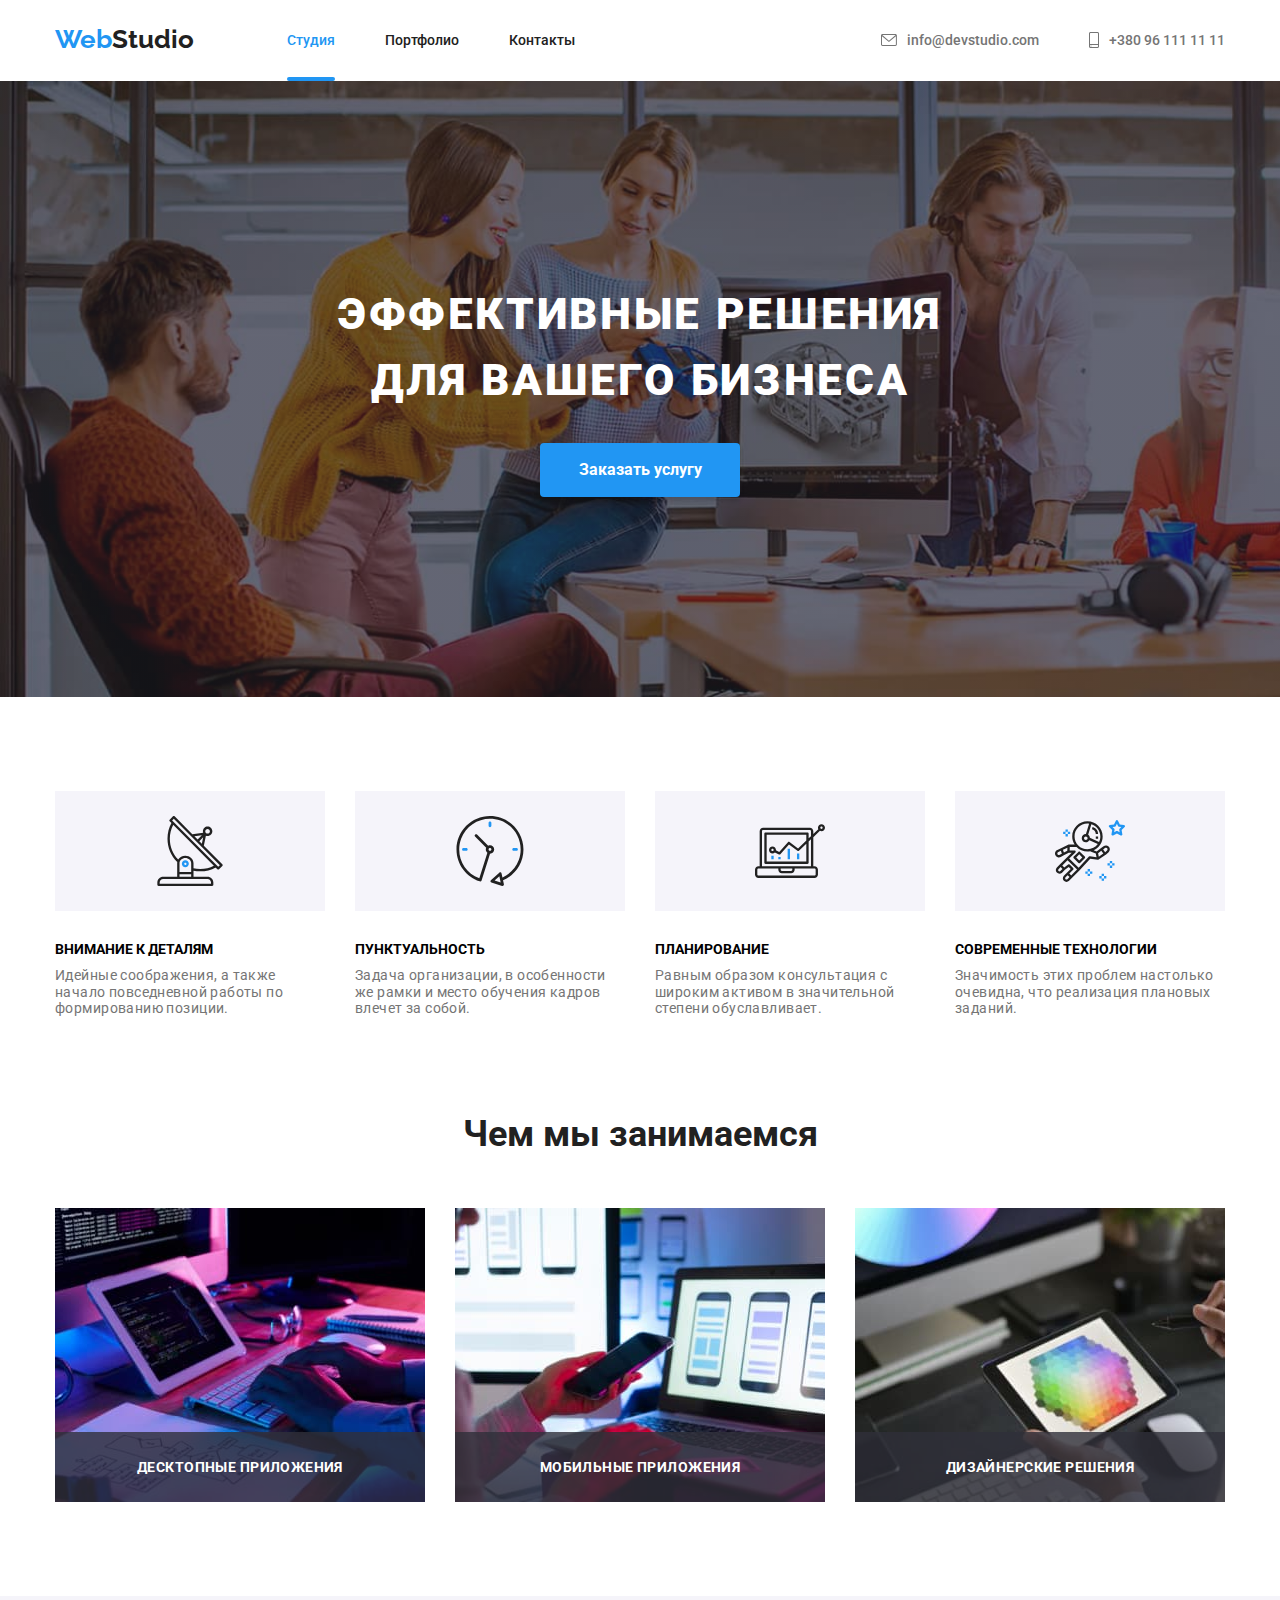
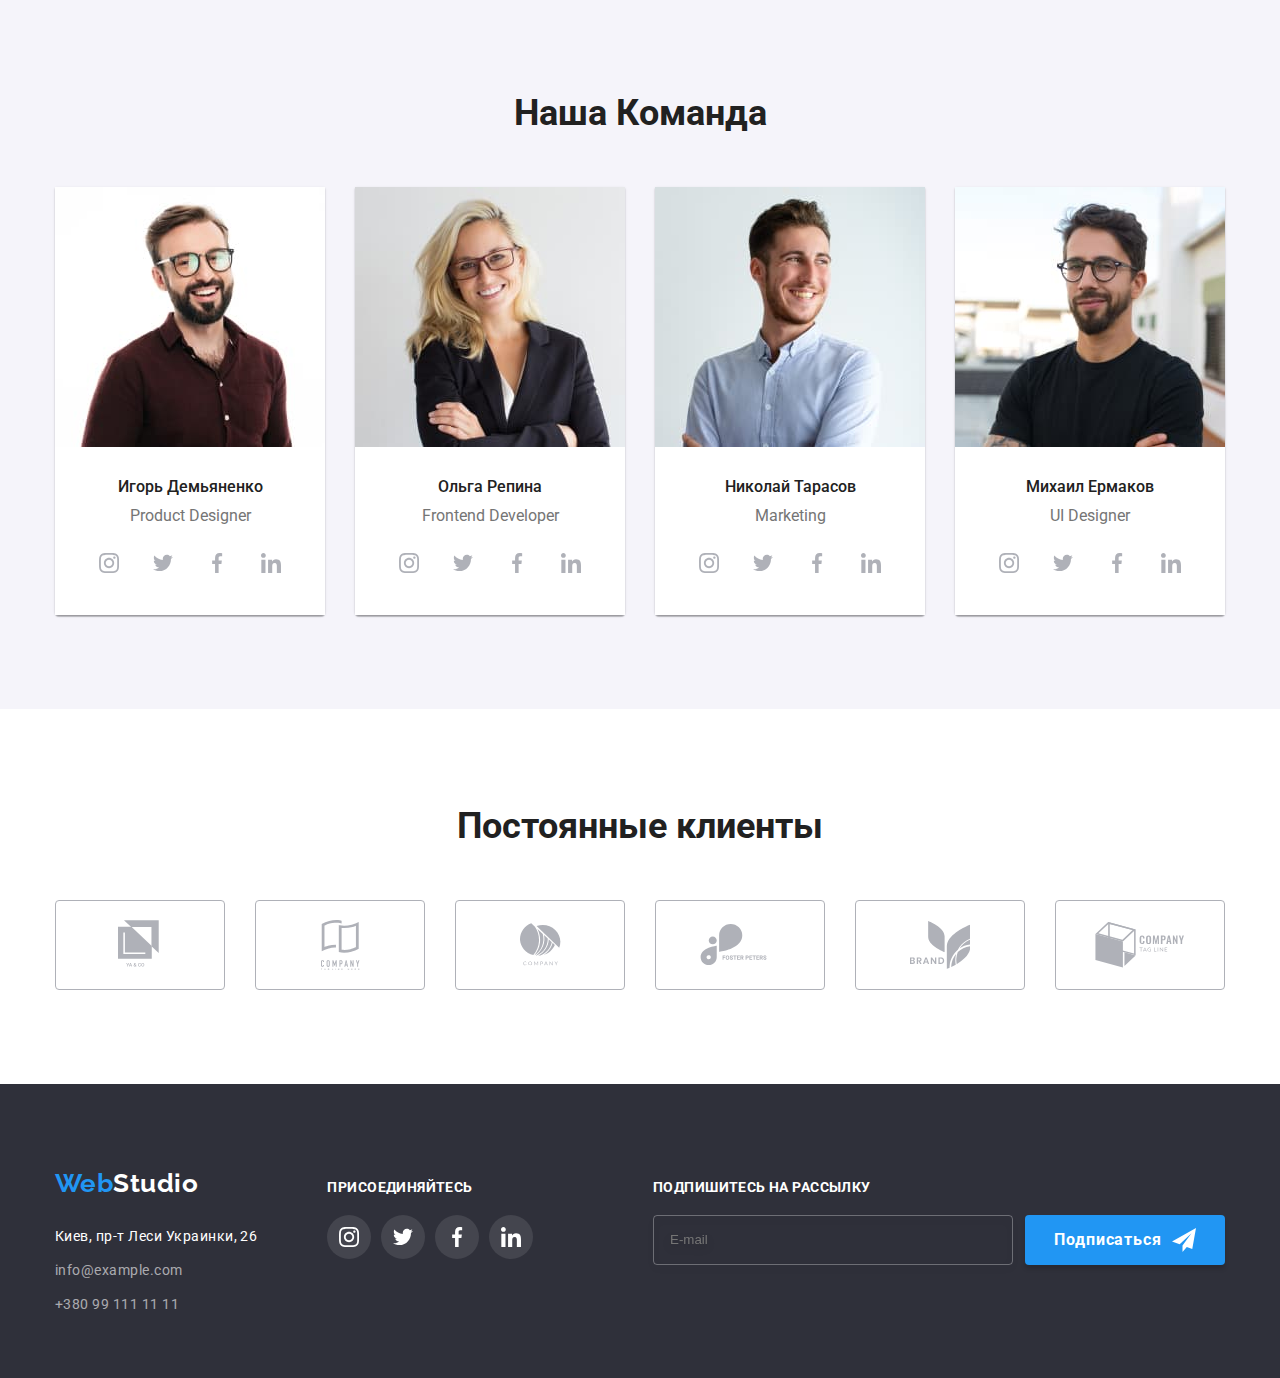
<file: index.html>
<!DOCTYPE html>
<html lang="ru">    

<head>
    <meta charset="UTF-8" />
    <meta name="description" content="bussiness" />
    <title>Эффективные решения для вашего бизнеса</title>
    <link
        href="https://fonts.googleapis.com/css2?family=Raleway:wght@700&family=Roboto:wght@400;500;700;900&display=swap"
        rel="stylesheet">
    <link href="https://cdnjs.cloudflare.com/ajax/libs/modern-normalize/1.0.0/modern-normalize.css">
    <link rel="stylesheet" href="css/main.css"/>
</head>

<body>
    <!-- Шапка страницы-->
    <header class="page-header">
        <div class="container">
            <nav class="navigation">
                <a href="./index.html" class="logo">Web<span class="logo__themelabel">Studio</span></a>
                <ul class="navigation__list">
                    <li class="navigation__item">
                        <a href="./index.html" class="navigation__link navigation__link--accent">Студия</a>
                    </li>
                    <li class="navigation__item">
                        <a href="./portfolio.html" class="navigation__link">Портфолио</a>
                    </li>
                    <li class="navigation__item">
                        <a href="/" class="navigation__link">Контакты</a>
                    </li>
                </ul>
            </nav>
            <ul class="contact">
                <li class="contact__item"><a href="maito:info@devstudio.com" class="contact__link">
                        <svg class="contact__icon" width="16" height="12">
                            <use href="./img/symbol-defs.svg#ienvelope"></use>
                        </svg>info@devstudio.com</a>
                </li>
                <li class="contact__item"><a href="tell:+380961111111" class="contact__link">
                        <svg class="contact__icon" width="10" height="16">
                            <use href="./img/symbol-defs.svg#smartphone"></use>
                        </svg>+380 96 111 11 11</a>
                </li>
            </ul>
        </div>
    </header>



    <!-- HERO -->
    <main>
        <section class="hero">
            <div class="container">
                <h1 class="hero__title">Эффективные решения</br>
                    для вашего бизнеса</br>
                </h1>
                <button class="hero__button" type="button" data-modal-open>Заказать услугу</button>
                <div class="backdrop is-hidden" data-modal>
                    <div class="modal">
                        <form class="modal__form">
                            <h2 class="modal__title">Оставьте свои данные, мы вам перезвоним</h2>
                            <div role="group" class="wrapper">
                                <label for="name">Имя</label>
                                <input type="text" name="name" id="name" class="modal__input">
                                <svg class="modal__icon">
                                    <use href="./img/symbol-defs.svg#personfirst"></use>
                                </svg>
                            </div>
                            <div role="group" class="wrapper">
                                <label for="tel">Телефон</label>
                                <input type="tel" name="tel" id="tel" class="modal__input">
                                <svg class="modal__icon">
                                    <use href="./img/symbol-defs.svg#telefon"></use>
                                </svg>
                            </div>
                            <div role="group" class="wrapper">
                                <label for="mail">Почта</label>
                                <input type="email" name="mail" id="mail" class="modal__input">
                                <svg class="modal__icon">
                                    <use href="./img/symbol-defs.svg#mailsecond"></use>
                                </svg>
                            </div>
                            <div role="group" class="wrapper wrapper--biggest">
                                <label for="comment">Комментарий</label>
                                <textarea name="comment" id="comment" cols="30" rows="10" placeholder="Введите текст"
                                    class="modal__textarea"></textarea>
                            </div>
                            <div role="group" class="wrapper--accept">
                                <label class="modal__label">
                                    <input type="checkbox" name="accept" class="modal__accept--input">
                                    <span class="modal__figure"></span>Соглашаюсь с рассылкой и принимаю <a href="/"
                                        class="modal__link--accept">Условия договора</a></label>
                            </div>
                            <button class="modal__close" type="button" data-modal-close>&#10006;</button>
                            <button type="submit" class="modal__submit">Отправить</button>
                        </form>
                    </div>
                </div>
            </div>
        </section>

        <!-- ABOUT  -->
        <section class="about">
            <div class="container">
                <h2 class="visually-hidden">Skills</h2>
                <ul class="about__list">
                    <li class="about__item">
                        <div class="about__icon--container">
                            <svg class="about__icon">
                                <use href="./img/symbol-defs.svg#iantenna"></use>
                            </svg>
                        </div>
                        <h3 class="about__subtitle">Внимание к деталям</h3>
                        <p class="about__text">Идейные соображения, а также начало повседневной работы по формированию
                            позиции.</p>
                    </li>
                    <li class="about__item">
                        <div class="about__icon--container">
                            <svg class="about__icon">
                                <use href="./img/symbol-defs.svg#iclock"></use>
                            </svg>
                        </div>
                        <h3 class="about__subtitle">Пунктуальность</h3>
                        <p class="about__text">Задача организации, в особенности же рамки и место обучения кадров
                            влечет за собой.</p>
                    </li>
                    <li class="about__item">
                        <div class="about__icon--container">
                            <svg class="about__icon">
                                <use href="./img/symbol-defs.svg#idiagram"></use>
                            </svg>
                        </div>
                        <h3 class="about__subtitle">Планирование</h3>
                        <p class="about__text">Равным образом консультация с широким активом в значительной степени
                            обуславливает.</p>
                    </li>
                    <li class="about__item">
                        <div class="about__icon--container">
                            <svg class="about__icon">
                                <use href="./img/symbol-defs.svg#iastronaut"></use>
                            </svg>
                        </div>
                        <h3 class="about__subtitle">Современные технологии</h3>
                        <p class="about__text">Значимость этих проблем настолько очевидна, что реализация плановых
                            заданий.</p>
                    </li>
                </ul>
            </div>
        </section>

        <!-- SERVICES -->
        <section class="services">
            <div class="container">
                <h2 class="title">Чем мы занимаемся</h2>
                <ul class="services__list">
                    <li class="services__item">
                        <img class="services__images" src="./img/img.jpg" alt="www" width="370" height="294">
                        <div class="services__text--position">
                            <p class="services__text">Десктопные приложения</p>
                        </div>
                    </li>
                    <li class="services__item">
                        <img class="services__images" src="./img/foto111.jpg" alt="wwz" width="370" height="294px">
                        <div class="services__text--position">
                            <p class="services__text">Мобильные приложения</p>
                        </div>
                    </li>
                    <li class="services__item">
                        <img class="services__images" src="./img/foto1.jpg" alt="wwn" width="370" height="294px">
                        <div class="services__text--position">
                            <p class="services__text">Дизайнерские решения</p>
                        </div>
                    </li>
                </ul>
            </div>
        </section>
        <!-- ADVANTAGES -->
        <section class="advantages">
            <div class="container">
                <h2 class="title">Наша Команда</h2>
                <ul class="advantages_list">
                    <li class="advantages__item">
                        <img class="advantages__images" src="./img/imgolga.jpg" alt="1" width="270">
                        <div class="advantages__wrapper--icon">
                            <h3 class="advantages__name">Игорь Демьяненко</h3>
                            <p lang="en" class="advantages__position">Product Designer</p>
                            <ul class="icon-list">
                                <li class="icon-list__item">
                                    <a class="icon-list__link icon-list__link--background" href="">
                                        <svg class="icon-list__icon advantages-icons-color">
                                            <use href="./img/symbol-defs.svg#instagram"></use>
                                        </svg>
                                    </a>
                                </li>
                                <li class="icon-list__item">
                                    <a class="icon-list__link icon-list__link--background" href="">
                                        <svg class="icon-list__icon advantages-icons-color">
                                            <use href="./img/symbol-defs.svg#twitter"></use>
                                        </svg>
                                    </a>
                                </li>
                                <li class="icon-list__item">
                                    <a class="icon-list__link icon-list__link--background" href="">
                                        <svg class="icon-list__icon advantages-icons-color">
                                            <use href="./img/symbol-defs.svg#ifacebook"></use>
                                        </svg>
                                    </a>
                                </li>
                                <li class="icon-list__item">
                                    <a class="icon-list__link icon-list__link--background" href="">
                                        <svg class="icon-list__icon advantages-icons-color">
                                            <use href="./img/symbol-defs.svg#linkedin"></use>
                                        </svg>
                                    </a>
                                </li>
                            </ul>
                        </div>
                    </li>
                    <li class="advantages__item">
                        <img class="advantages__images" src="./img/imgigor.jpg" alt="2" width="270">
                        <div class="advantages__wrapper--icon">
                            <h3 class="advantages__name">Ольга Репина</h3>
                            <p lang="en" class="advantages__position">Frontend Developer</p>
                            <ul class="icon-list">
                                <li class="icon-list__item">
                                    <a class="icon-list__link icon-list__link--background" href="">
                                        <svg class="icon-list__icon advantages-icons-color">
                                            <use href="./img/symbol-defs.svg#instagram"></use>
                                        </svg>
                                    </a>
                                </li>
                                <li class="icon-list__item">
                                    <a class="icon-list__link icon-list__link--background" href="">
                                        <svg class="icon-list__icon advantages-icons-color">
                                            <use href="./img/symbol-defs.svg#twitter"></use>
                                        </svg>
                                    </a>
                                </li>
                                <li class="icon-list__item">
                                    <a class="icon-list__link icon-list__link--background" href="">
                                        <svg class="icon-list__icon advantages-icons-color">
                                            <use href="./img/symbol-defs.svg#ifacebook"></use>
                                        </svg>
                                    </a>
                                </li>
                                <li class="icon-list__item">
                                    <a class="icon-list__link icon-list__link--background" href="">
                                        <svg class="icon-list__icon advantages-icons-color">
                                            <use href="./img/symbol-defs.svg#linkedin"></use>
                                        </svg>
                                    </a>
                                </li>
                            </ul>
                        </div>
                    </li>
                    <li class="advantages__item">
                        <img class="advantages__images" src="./img/imgNikolaj.jpg" alt="3" width="270">
                        <div class="advantages__wrapper--icon">
                            <h3 class="advantages__name">Николай Тарасов</h3>
                            <p lang="en" class="advantages__position">Marketing</p>
                        <ul class="icon-list">
                            <li class="icon-list__item">
                                <a class="icon-list__link icon-list__link--background" href="">
                                    <svg class="icon-list__icon advantages-icons-color">
                                        <use href="./img/symbol-defs.svg#instagram"></use>
                                    </svg>
                                </a>
                            </li>
                            <li class="icon-list__item">
                                <a class="icon-list__link icon-list__link--background" href="">
                                    <svg class="icon-list__icon advantages-icons-color">
                                        <use href="./img/symbol-defs.svg#twitter"></use>
                                    </svg>
                                </a>
                            </li>
                            <li class="icon-list__item">
                                <a class="icon-list__link icon-list__link--background" href="">
                                    <svg class="icon-list__icon advantages-icons-color">
                                        <use href="./img/symbol-defs.svg#ifacebook"></use>
                                    </svg>
                                </a>
                            </li>
                            <li class="icon-list__item">
                                <a class="icon-list__link icon-list__link--background" href="">
                                    <svg class="icon-list__icon advantages-icons-color">
                                        <use href="./img/symbol-defs.svg#linkedin"></use>
                                    </svg>
                                </a>
                            </li>
                        </ul>
                        </div>
                        </li>
                    <li class="advantages__item">
                        <img class="advantages__images" src="./img/imgMichal.jpg" alt="4" width="270">
                        <div class="advantages__wrapper--icon">
                            <h3 class="advantages__name">Михаил Ермаков</h3>
                            <p lang="en" class="advantages__position">UI Designer</p>
                            <ul class="icon-list">
                                <li class="icon-list__item">
                                    <a class="icon-list__link icon-list__link--background" href="">
                                        <svg class="icon-list__icon advantages-icons-color">
                                            <use href="./img/symbol-defs.svg#instagram"></use>
                                        </svg>
                                    </a>
                                </li>
                                <li class="icon-list__item">
                                    <a class="icon-list__link icon-list__link--background" href="">
                                        <svg class="icon-list__icon advantages-icons-color">
                                            <use href="./img/symbol-defs.svg#twitter"></use>
                                        </svg>
                                    </a>
                                </li>
                                <li class="icon-list__item">
                                    <a class="icon-list__link icon-list__link--background" href="">
                                        <svg class="icon-list__icon advantages-icons-color">
                                            <use href="./img/symbol-defs.svg#ifacebook"></use>
                                        </svg>
                                    </a>
                                </li>
                                <li class="icon-list__item">
                                    <a class="icon-list__link icon-list__link--background" href="">
                                        <svg class="icon-list__icon advantages-icons-color">
                                            <use href="./img/symbol-defs.svg#linkedin"></use>
                                        </svg>
                                    </a>
                                </li>
                            </ul>
                            </div>
                            </li>
                            </ul>
                    </li>
            </div>
            </ul>
            </div>
        </section>

        <!------- PARTNERS       -->

        <section class="partners">
            <div class="container">
                <h2 class="title">Постоянные клиенты</h2>
                <ul class="partners__list">
                    <li class="partners__item">
                        <a class="partners__link" href=""><svg class="partners__logo effect" width="45px" height="50px">
                                <use href="./img/symbol-defs.svg#logo1"></use>
                            </svg> </a>
                        </li>
                    <li class="partners__item">
                        <a class="partners__link" href="">
                            <svg class="partners__logo" width="45px" height="50px">
                                <use href="./img/symbol-defs.svg#logo2"></use>
                            </svg>
                        </a>
                    </li>
                    <li class="partners__item">
                        <a class="partners__link" href="">
                            <svg class="partners__logo" width="41px" height="43px">
                                <use href="./img/symbol-defs.svg#logo3"></use>
                            </svg>
                        </a>
                    </li>
                    <li class="partners__item">
                        <a class="partners__link" href="">
                            <svg class="partners__logo" width="80px" height="42px">
                                <use href="./img/symbol-defs.svg#logo4"></use>
                            </svg>
                        </a>
                    </li>
                    <li class="partners__item">
                        <a class="partners__link" href="">
                            <svg class="partners__logo" width="60px" height="48px">
                                <use href="./img/symbol-defs.svg#logo5"></use>
                            </svg>
                        </a>
                    </li>
                    <li class="partners__item">
                        <a class="partners__link" href="">
                            <svg class="partners__logo" width="90px" height="46px">
                                <use href="./img/symbol-defs.svg#logo6"></use>
                            </svg>
                        </a>
                    </li>
                </ul>

            </div>
        </section>
    </main>
    <!-- FOOTER -->
    <footer class="page-footer">
        <div class="container">
            <div class="container-adres">
                <address class="adres">
                    <a href="index.html" class="logo logo--footer">Web<span class="accent-footer">Studio</span></a>
                    <ul class="adres__list">
                        <li class="adres__item"><a href="https://goo.gl/maps/eN61j858Ek6bLMCC6" class="adres__city">Киев, пр-т
                                Леси Украинки, 26</a></li>
                        <li class="adres__item"><a href="mailto:info@example.com" class="adres__link">info@example.com</a></li>
                        <li class="adres__item"><a href="tell:+380991111111" class="adres__link">+380 99 111 11 11</a></li>
                    </ul>
                </address>
            </div>
            <div class="footer-icons">
                <h3 class="footer-subtitle">присоединяйтесь</h3>
                <ul class="icon-list">
                    <li class="icon-list__item">
                        <a class="icon-list__link" href="">
                            <svg class="advantages-icons">
                                <use href="./img/symbol-defs.svg#instagram"></use>
                            </svg>
                        </a>
                    </li>
                    <li class="icon-list__item">
                        <a class="icon-list__link" href="">
                            <svg class="advantages-icons">
                                <use href="./img/symbol-defs.svg#twitter"></use>
                            </svg>
                        </a>
                    </li>
                    <li class="icon-list__item">
                        <a class="icon-list__link" href="">
                            <svg class="advantages-icons">
                                <use href="./img/symbol-defs.svg#ifacebook"></use>
                            </svg>
                        </a>
                    </li>
                    <li class="icon-list__item">
                        <a class="icon-list__link" href="">
                            <svg class="advantages-icons">
                                <use href="./img/symbol-defs.svg#linkedin"></use>
                            </svg>
                        </a>
                    </li>
                </ul>
            </div>
            <div class="footer-form">
                <h3 class="footer-subtitle">Подпишитесь на рассылку</h3>
                <form class="footer-form__container">
                    <input type="email" placeholder="E-mail" name="mail" class="footer-form__input">
                    <button type="submit" class="modal__submit">Подписаться <span class="footer-form__label">
                            <svg class="footer-form__icon">
                                <use href="./img/symbol-defs.svg#icon-send"></use>
                            </svg>
                        </span></button>
                </form>
            </div>
        </div>



    </footer>

    <script src="./js/modal.js"></script>


</body>

</html>
</file>
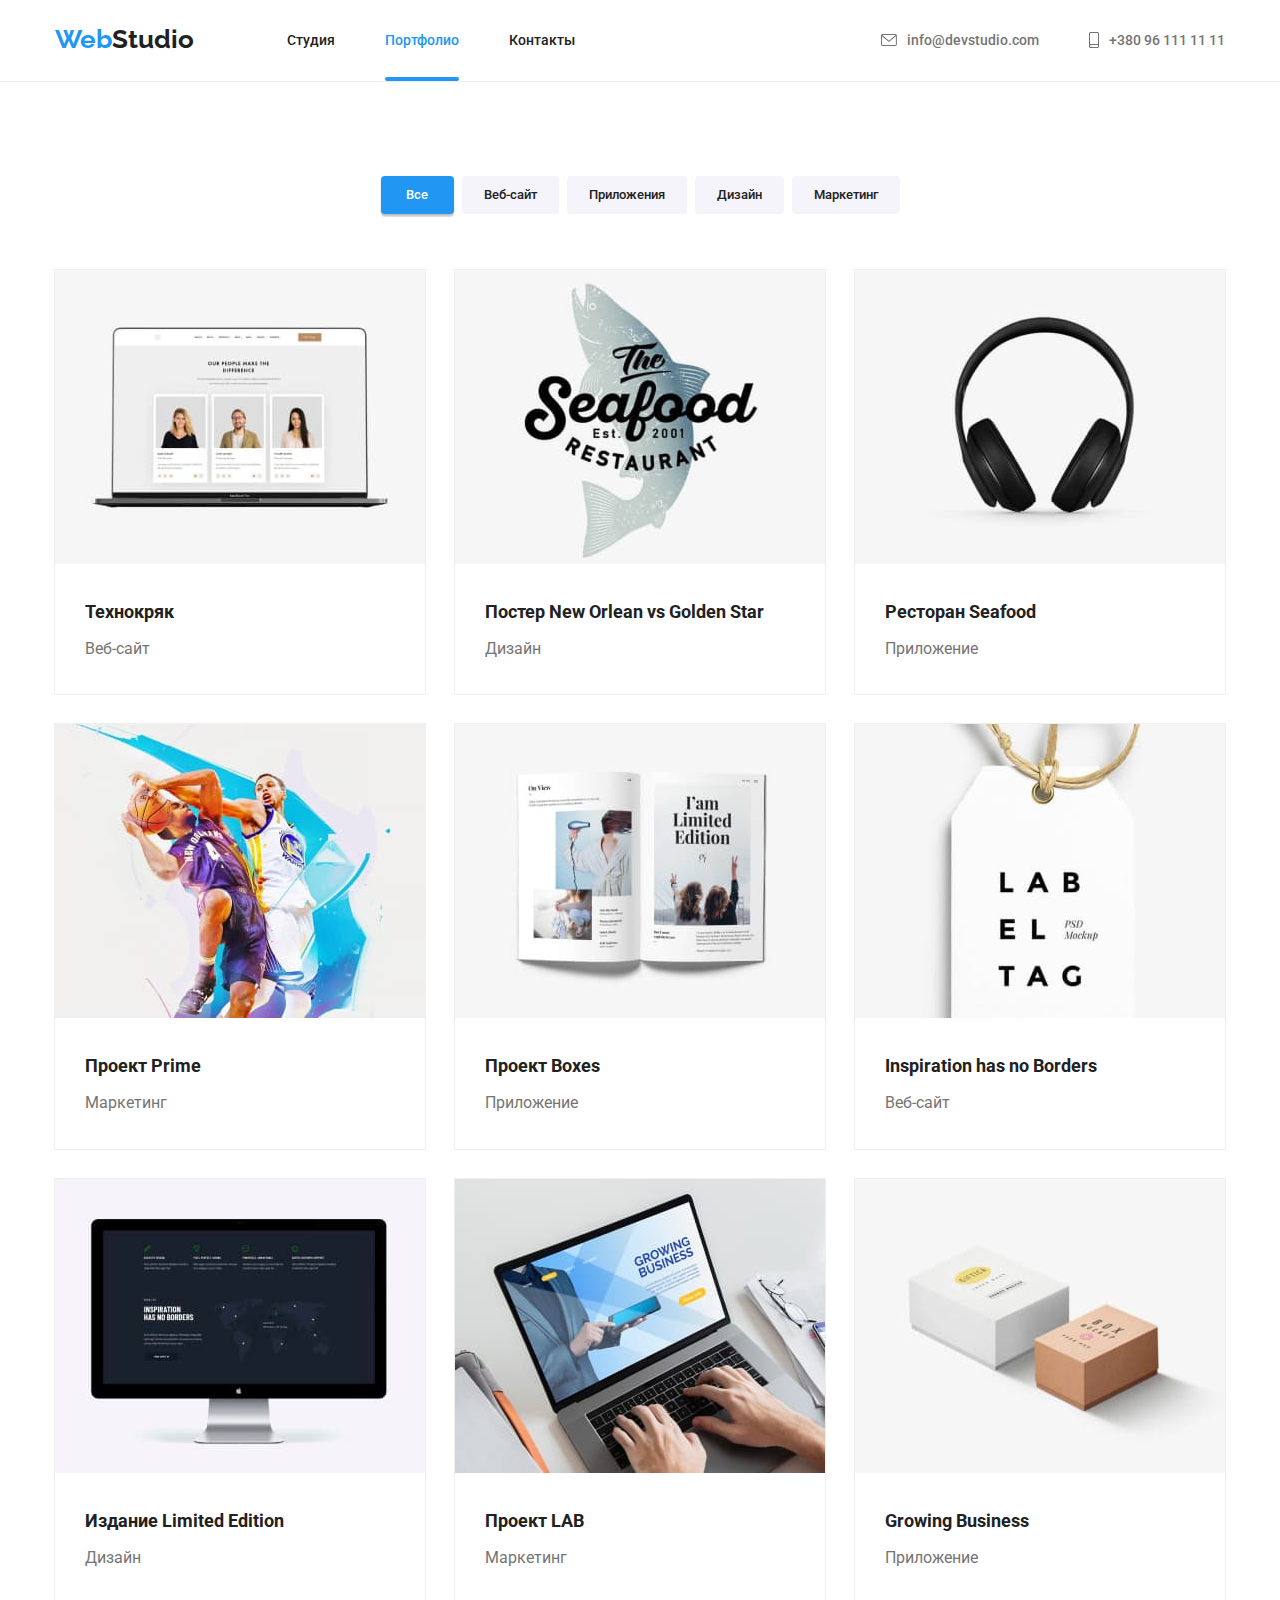
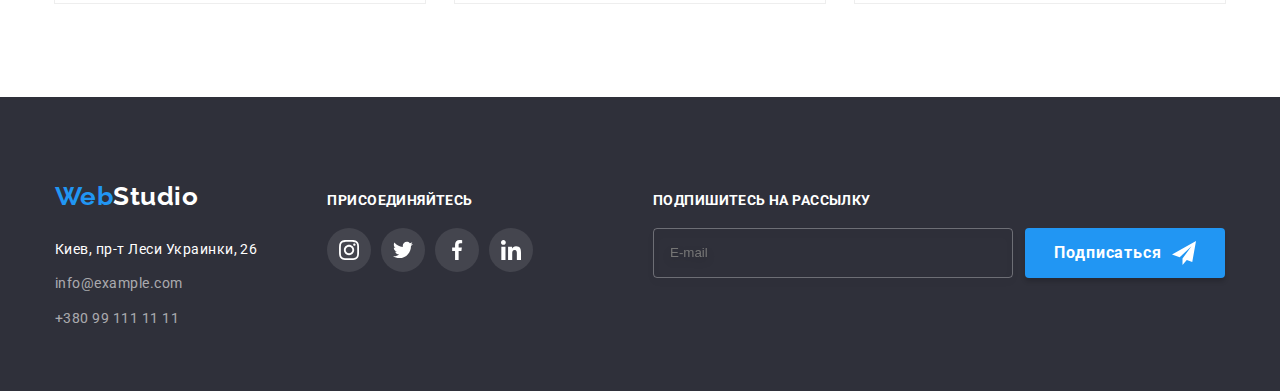
<file: portfolio.html>
<!DOCTYPE html>
<html lang="ru">

<head>
    <meta charset="UTF-8" />
    <meta name="description" content="bussiness" />
    <title>Эффективные решения для вашего бизнеса</title>
    <link
        href="https://fonts.googleapis.com/css2?family=Raleway:wght@700&family=Roboto:wght@400;500;700;900&display=swap"
        rel="stylesheet">
    <link href="https://cdnjs.cloudflare.com/ajax/libs/modern-normalize/1.0.0/modern-normalize.css">
    <link rel="stylesheet" href="css/portfolio.css" />
</head>

<body>
    <!-- Шапка страницы-->
    <header class="page-header">
        <div class="container">
            <nav class="navigation">
                <a href="./index.html" class="logo">Web<span class="logo__themelabel">Studio</span></a>
                <ul class="navigation__list">
                    <li class="navigation__item">
                        <a href="./index.html" class="navigation__link">Студия</a>
                    </li>
                    <li class="navigation__item">
                        <a href="./portfolio.html" class="navigation__link navigation__link--accent">Портфолио</a>
                    </li>
                    <li class="navigation__item">
                        <a href="/" class="navigation__link">Контакты</a>
                    </li>
                </ul>
            </nav>
            <ul class="contact">
                <li class="contact__item"><a href="maito:info@devstudio.com" class="contact__link">
                        <svg class="contact__icon" width="16" height="12">
                            <use href="./img/symbol-defs.svg#ienvelope"></use>
                        </svg>info@devstudio.com</a>
                </li>
                <li class="contact__item"><a href="tell:+380961111111" class="contact__link">
                        <svg class="contact__icon" width="10" height="16">
                            <use href="./img/symbol-defs.svg#smartphone"></use>
                        </svg>+380 96 111 11 11</a>
                </li>
            </ul>
        </div>
    </header>
<!-- ХИРО-->
<main>
    <section class="portfolio-selection">
        <div class="container">
            <h1 class="visually-hidden">portfolio</h1>
            <ul class="text-decoration bits">
                <li class="list-buttons">
                    <button type="button" class="modal-buttons active">Все</button>
                </li>
                <li class="list-buttons">
                    <button type="button" class="modal-buttons">Веб-сайт</button>
                </li>
                <li class="list-buttons">
                    <button type="button" class="modal-buttons">Приложения</button>
                </li>
                <li class="list-buttons">
                    <button type="button" class="modal-buttons"> Дизайн</button>
                </li>
                <li class="list-buttons">
                    <button type="button" class="modal-buttons">Маркетинг</button>
                </li>
            </ul>
            <h2 class="visually-hidden">картинки Портфолио</h2>
            <ul class="text-decoration portfolio-picture">
                <li class="link-group">
                    <a href="#" class="links">
                        <div class="portfolio-effect">
                            <img class="link-group-img" src="./images/techoryak.jpg" alt="techoryak" width="370"
                                height="294">
                            <p class="description-technoryak"> Технокряк это современная площадка распространения
                                коронавируса. Компании используют эту платформу для цифрового
                                шпионажа и атак на защищённые сервера конкурентов.</p>
                        </div>
                        <div class="advantages-container-carts">
                            <h3 class="title-img">Технокряк</h3>
                            <p class="text-img">Веб-сайт</p>
                        </div>
                    </a>
                </li>
                <li class="link-group">
                    <a href="#" class="links">
                        <div class="portfolio-effect">
                            <img class="link-group-img" src="./images/seafood.jpg" alt="seafood" width="370"
                                height="294">
                            <p class="description-technoryak"> Технокряк это современная площадка распространения
                                коронавируса. Компании используют
                                эту платформу для цифрового
                                шпионажа и атак на защищённые сервера конкурентов.</p>
                        </div>
                        <div class="advantages-container-carts">
                            <h3 class="title-img">Постер New Orlean vs Golden Star</h3>
                            <p class="text-img">Дизайн</p>
                        </div>
                    </a>
                </li>
                <li class="link-group">
                    <a href="#" class="links">
                        <div class="portfolio-effect">
                            <img class="link-group-img" src="./images/projekrPrime.jpg" alt="projekrprime" width="370"
                                height="294">
                            <p class="description-technoryak"> Технокряк это современная площадка распространения
                                коронавируса. Компании используют
                                эту платформу для цифрового шпионажа и атак на защищённые сервера конкурентов.</p>
                        </div>
                        <div class="advantages-container-carts">
                            <h3 class="title-img">Ресторан Seafood</h3>
                            <p class="text-img">Приложение</p>
                        </div>
                    </a>
                </li>
                <li class="link-group">
                    <a href="#" class="links">
                        <div class="portfolio-effect">
                            <img class="link-group-img" src="./images/NewOrlen.jpg" alt="neworlen" width="370"
                                height="294">
                            <p class="description-technoryak"> Технокряк это современная площадка распространения
                                коронавируса. Компании используют эту платформу для цифрового
                                шпионажа и атак на защищённые сервера конкурентов.</p>
                        </div>
                        <div class="advantages-container-carts">
                            <h3 class="title-img">Проект Prime</h3>
                            <p class="text-img">Маркетинг</p>
                        </div>
                    </a>
                </li>
                <li class="link-group">
                    <a href="#" class="links">
                        <div class="portfolio-effect">
                            <img class="link-group-img" src="./images/Limited.jpg" alt="limited" width="370"
                                height="294">
                            <p class="description-technoryak"> Технокряк это современная площадка распространения
                                коронавируса. Компании используют эту платформу для цифрового
                                шпионажа и атак на защищённые сервера конкурентов.</p>
                        </div>
                        <div class="advantages-container-carts">
                            <h3 class="title-img">Проект Boxes</h3>
                            <p class="text-img">Приложение</p>
                        </div>
                    </a>
                </li>
                <li class="link-group">
                    <a href="#" class="links">
                        <div class="portfolio-effect">
                            <img class="link-group-img" src="./images/LAB.jpg" alt="lab" width="370px" height="294">
                            <p class="description-technoryak"> Технокряк это современная площадка распространения
                                коронавируса. Компании используют эту платформу для цифрового
                                шпионажа и атак на защищённые сервера конкурентов.</p>
                        </div>
                        <div class="advantages-container-carts">
                            <h3 lang="en" class="title-img">Inspiration has no Borders</h3>
                            <p class="text-img">Веб-сайт</p>
                        </div>
                    </a>
                </li>
                <li class="link-group">
                    <a href="#" class="links">
                        <div class="portfolio-effect">
                            <img class="link-group-img" src="./images/Inspiration.jpg" alt="inspiration" width="370"
                                height="294">
                            <p class="description-technoryak"> Технокряк это современная площадка распространения
                                коронавируса. Компании используют
                                эту платформу для цифрового шпионажа и атак на защищённые сервера конкурентов.</p>
                        </div>
                        <div class="advantages-container-carts">
                            <h3 class="title-img">Издание Limited Edition</h3>
                            <p class="text-img">Дизайн</p>
                        </div>
                    </a>
                </li>
                <li class="link-group">
                    <a href="#" class="links">
                        <div class="portfolio-effect">
                            <img class="link-group-img" src="./images/GrowingBusiness.jpg" alt="growingbusiness"
                                width="370" height="294">
                            <p class="description-technoryak"> Технокряк это современная площадка распространения
                                коронавируса. Компании используют
                                эту платформу для цифрового
                                шпионажа и атак на защищённые сервера конкурентов.</p>
                        </div>
                        <div class="advantages-container-carts">
                            <h3 class="title-img">Проект LAB</h3>
                            <p class="text-img">Маркетинг</p>
                        </div>
                    </a>
                </li>
                <li class="link-group">
                    <a href="#" class="links">
                        <div class="portfolio-effect">
                            <img class="link-gro-img" src="./images/Boxes.jpg" alt="boxes" width="370" height="294">
                            <p class="description-technoryak"> Технокряк это современная площадка распространения
                                коронавируса. Компании используют
                                эту платформу для цифрового
                                шпионажа и атак на защищённые сервера конкурентов.</p>
                        </div>
                        <div class="advantages-container-carts">
                            <h3 lang="en" class="title-img">Growing Business</h3>
                            <p class="text-img">Приложение</p>
                        </div>
                    </a>
                </li>
            </ul>
        </div>
        </selection>
</main>

<!-- FOOTER -->
<footer class="page-footer">
    <div class="container">
        <div class="container-adres">
            <address class="adres">
                <a href="index.html" class="logo logo--footer">Web<span class="accent-footer">Studio</span></a>
                <ul class="adres__list">
                    <li class="adres__item"><a href="https://goo.gl/maps/eN61j858Ek6bLMCC6" class="adres__city">Киев,
                            пр-т
                            Леси Украинки, 26</a></li>
                    <li class="adres__item"><a href="mailto:info@example.com" class="adres__link">info@example.com</a>
                    </li>
                    <li class="adres__item"><a href="tell:+380991111111" class="adres__link">+380 99 111 11 11</a></li>
                </ul>
            </address>
        </div>
        <div class="footer-icons">
            <h3 class="footer-subtitle">присоединяйтесь</h3>
            <ul class="icon-list">
                <li class="icon-list__item">
                    <a class="icon-list__link" href="">
                        <svg class="advantages-icons">
                            <use href="./img/symbol-defs.svg#instagram"></use>
                        </svg>
                    </a>
                </li>
                <li class="icon-list__item">
                    <a class="icon-list__link" href="">
                        <svg class="advantages-icons">
                            <use href="./img/symbol-defs.svg#twitter"></use>
                        </svg>
                    </a>
                </li>
                <li class="icon-list__item">
                    <a class="icon-list__link" href="">
                        <svg class="advantages-icons">
                            <use href="./img/symbol-defs.svg#ifacebook"></use>
                        </svg>
                    </a>
                </li>
                <li class="icon-list__item">
                    <a class="icon-list__link" href="">
                        <svg class="advantages-icons">
                            <use href="./img/symbol-defs.svg#linkedin"></use>
                        </svg>
                    </a>
                </li>
            </ul>
        </div>
        <div class="footer-form">
            <h3 class="footer-subtitle">Подпишитесь на рассылку</h3>
            <form class="footer-form__container">
                <input type="email" placeholder="E-mail" name="mail" class="footer-form__input">
                <button type="submit" class="modal__submit">Подписаться <span class="footer-form__label">
                        <svg class="footer-form__icon">
                            <use href="./img/symbol-defs.svg#icon-send"></use>
                        </svg>
                    </span></button>
            </form>
        </div>
    </div>



</footer>

<script src="./js/modal.js"></script>


</body>

</html>
</file>
<file: css/main.css>
*,
::before,
::after {
  -webkit-box-sizing: border-box;
          box-sizing: border-box;
}

body {
  font-family: "Roboto", sans-serif;
  margin: 0;
}

a {
  text-decoration: none;
  cursor: pointer;
  font-style: normal;
}

ul {
  margin: 0;
  padding: 0;
  list-style: none;
}

p,
h1,
h2,
h3,
h4,
h5,
h6 {
  margin: 0;
  padding: 0;
}

img {
  display: block;
}

.container {
  width: 1200px;
  padding: 0 15px;
  margin: 0 auto;
  text-align: center;
}

.visually-hidden {
  position: absolute !important;
  clip: rect(1px 1px 1px 1px);
  /* IE6, IE7 */
  clip: rect(1px, 1px, 1px, 1px);
  padding: 0 !important;
  border: 0 !important;
  height: 1px !important;
  width: 1px !important;
  overflow: hidden;
}

.title {
  color: #212121;
  font-weight: 700;
  font-size: 36px;
  line-height: 1.3;
  text-align: center;
  margin-bottom: 50px;
}

.page-header {
  background-color: #ffffff;
}

.page-header .container {
  display: -webkit-box;
  display: -ms-flexbox;
  display: flex;
  -webkit-box-align: center;
      -ms-flex-align: center;
          align-items: center;
  -webkit-box-pack: center;
      -ms-flex-pack: center;
          justify-content: center;
}

.navigation {
  display: -webkit-box;
  display: -ms-flexbox;
  display: flex;
  -webkit-box-align: center;
      -ms-flex-align: center;
          align-items: center;
  -webkit-box-pack: center;
      -ms-flex-pack: center;
          justify-content: center;
}

.navigation__link {
  color: #212121;
  font-weight: 500;
  font-size: 14px;
  line-height: 1.2;
  padding-bottom: 32px;
  padding-top: 32px;
  display: block;
  -webkit-transition: color 250ms cubic-bezier(0.4, 0, 0.2, 1);
  transition: color 250ms cubic-bezier(0.4, 0, 0.2, 1);
}

.navigation__link:focus, .navigation__link:hover {
  color: #2196f3;
}

.contact__link {
  color: #757575;
  font-weight: 500;
  font-size: 14px;
  line-height: 1.2;
  padding-bottom: 32px;
  padding-top: 32px;
  display: -webkit-box;
  display: -ms-flexbox;
  display: flex;
  -webkit-box-align: center;
      -ms-flex-align: center;
          align-items: center;
  -webkit-box-pack: center;
      -ms-flex-pack: center;
          justify-content: center;
}

.contact__link:hover, .contact__link:focus {
  color: #2196f3;
}

.navigation__list {
  display: -webkit-box;
  display: -ms-flexbox;
  display: flex;
}

.navigation__item:not(:last-child),
.contact__item:not(:last-child) {
  margin-right: 50px;
}

.contact {
  margin-left: auto;
  display: -webkit-box;
  display: -ms-flexbox;
  display: flex;
  -webkit-box-align: center;
      -ms-flex-align: center;
          align-items: center;
}

.navigation__link--accent {
  color: #2196f3;
  position: relative;
}

.navigation__link--accent::after {
  content: "";
  display: block;
  position: absolute;
  bottom: 0;
  left: 0;
  width: 100%;
  height: 4px;
  background-color: #2196f3;
  border-radius: 2px;
}

.contact__icon {
  margin-right: 10px;
  fill: currentColor;
}

.logo {
  font-family: "Raleway", sans-serif;
  color: #2196f3;
  font-weight: 700;
  font-size: 26px;
  line-height: 1.2;
  margin-right: 93px;
  padding-top: 24px;
  padding-bottom: 25px;
}

.logo__themelabel {
  color: #212121;
}

.logo--footer {
  margin-right: 0;
  display: inline-block;
}

.icon-list__link {
  width: 100%;
  height: 100%;
  fill: #ffffff;
  display: -webkit-box;
  display: -ms-flexbox;
  display: flex;
  -webkit-box-pack: center;
      -ms-flex-pack: center;
          justify-content: center;
  background-color: rgba(255, 255, 255, 0.1);
  border-radius: 50%;
  -webkit-box-align: center;
      -ms-flex-align: center;
          align-items: center;
  -webkit-transition: background-color 250ms cubic-bezier(0.4, 0, 0.2, 1), color 250ms cubic-bezier(0.4, 0, 0.2, 1);
  transition: background-color 250ms cubic-bezier(0.4, 0, 0.2, 1), color 250ms cubic-bezier(0.4, 0, 0.2, 1);
}

.icon-list__link:hover, .icon-list__link:focus {
  background-color: #2196f3;
  color: #ffffff;
}

.icon-list__item {
  width: 44px;
  height: 44px;
}

.icon-list__item:not(:last-child) {
  margin-right: 10px;
}

.icon-list__icon,
.advantages-icons {
  width: 20px;
  height: 20px;
}

.advantages-icons-color {
  fill: currentColor;
}

.icon-list__link--background {
  color: #afb1b8;
}

.icon-list__link--background:hover, .icon-list__link--background:focus {
  color: #ffffff;
}

/* ============= HERO =========*/
.hero {
  background-color: #2f303a;
  text-align: center;
  padding-top: 200px;
  padding-bottom: 200px;
  background-image: -webkit-gradient(linear, left top, right top, from(rgba(47, 48, 58, 0.4)), to(rgba(47, 48, 58, 0.4))), url("../img/hero-img.jpg");
  background-image: linear-gradient(to right, rgba(47, 48, 58, 0.4), rgba(47, 48, 58, 0.4)), url("../img/hero-img.jpg");
  background-attachment: scroll;
  background-repeat: no-repeat;
  background-size: cover;
}

.hero__title {
  color: #ffffff;
  font-weight: 900;
  font-size: 44px;
  line-height: 1.5;
  letter-spacing: 0.06em;
  text-transform: uppercase;
  margin-bottom: 30px;
}

.hero__button {
  color: #ffffff;
  background-color: #2196f3;
  font-family: inherit;
  font-weight: 700;
  font-size: 16px;
  line-height: 1.87;
  cursor: pointer;
  border-radius: 4px;
  padding: 10px 32px;
  min-width: 200px;
  border-color: transparent;
  -webkit-box-shadow: 0px 4px 4px rgba(0, 0, 0, 0.15);
          box-shadow: 0px 4px 4px rgba(0, 0, 0, 0.15);
}

.about {
  padding-bottom: 94px;
  padding-top: 94px;
}

.about__list {
  display: -webkit-box;
  display: -ms-flexbox;
  display: flex;
  text-align: start;
}

.about__item {
  width: 270px;
}

.about__item:not(:last-child) {
  margin-right: 30px;
}

.about__subtitle {
  font-weight: 700;
  font-size: 14px;
  line-height: 16px;
  margin-bottom: 10px;
  text-transform: uppercase;
}

.about__text {
  color: #757575;
  font-size: 14px;
  line-height: 1.2;
  font-weight: 400;
  letter-spacing: 0.03em;
  width: 100%;
}

.about__icon--container {
  background-color: #f5f4fa;
  display: inline-block;
  width: 100%;
  height: 120px;
  display: -webkit-box;
  display: -ms-flexbox;
  display: flex;
  -webkit-box-pack: center;
      -ms-flex-pack: center;
          justify-content: center;
  -webkit-box-align: center;
      -ms-flex-align: center;
          align-items: center;
  margin-bottom: 30px;
}

.about__icon {
  height: 70px;
  width: 70px;
}

.services {
  padding-bottom: 94px;
}

.services__item {
  margin: 15px;
  position: relative;
}

.services__list {
  display: -webkit-box;
  display: -ms-flexbox;
  display: flex;
  margin: -15px;
}

.services__images {
  max-width: 100%;
}

.services__text {
  font-weight: 700;
  font-size: 14px;
  line-height: 1.143;
  letter-spacing: 0.03em;
  text-transform: uppercase;
  margin: 0;
  color: #ffffff;
}

.services__text--position {
  position: absolute;
  bottom: 0;
  left: 0;
  background-color: rgba(47, 48, 58, 0.8);
  width: 100%;
  height: 70px;
  display: -webkit-box;
  display: -ms-flexbox;
  display: flex;
  -webkit-box-align: center;
      -ms-flex-align: center;
          align-items: center;
  -webkit-box-pack: center;
      -ms-flex-pack: center;
          justify-content: center;
}

.advantages {
  background-color: #f5f4fa;
  padding-top: 94px;
  padding-bottom: 94px;
}

.advantages__name {
  color: #212121;
  font-weight: 500;
  font-size: 16px;
  line-height: 1.2;
  margin-bottom: 10px;
}

.advantages_list {
  display: -webkit-box;
  display: -ms-flexbox;
  display: flex;
}

.advantages__item {
  border-radius: 0px 0px 4px 4px;
  -webkit-box-shadow: 0px 1px 3px rgba(0, 0, 0, 0.12), 0px 1px 1px rgba(0, 0, 0, 0.14), 0px 2px 1px rgba(0, 0, 0, 0.2);
          box-shadow: 0px 1px 3px rgba(0, 0, 0, 0.12), 0px 1px 1px rgba(0, 0, 0, 0.14), 0px 2px 1px rgba(0, 0, 0, 0.2);
}

.advantages__item:not(:last-child) {
  margin-right: 30px;
}

.advantages__images {
  max-width: 100%;
}

.advantages__position {
  color: #757575;
  font-weight: 400;
  font-size: 16px;
  line-height: 1.2;
  margin-bottom: 16px;
}

.advantages__wrapper--icon {
  padding: 30px 30px;
  background-color: #ffffff;
}

.partners {
  padding-top: 94px;
  padding-bottom: 94px;
}

.partners__item {
  display: inline-block;
  display: -webkit-box;
  display: -ms-flexbox;
  display: flex;
  -webkit-box-pack: center;
      -ms-flex-pack: center;
          justify-content: center;
}

.partners__item:not(:last-child) {
  margin-right: 30px;
}

.partners__list {
  list-style: none;
  display: -webkit-box;
  display: -ms-flexbox;
  display: flex;
}

.partners__link {
  -webkit-box-align: center;
      -ms-flex-align: center;
          align-items: center;
  color: #afb1b8;
  display: -webkit-box;
  display: -ms-flexbox;
  display: flex;
  width: 170px;
  height: 90px;
  border: 1px solid #afb1b8;
  border-radius: 4px;
  -webkit-box-pack: center;
      -ms-flex-pack: center;
          justify-content: center;
  -webkit-transition: color 250ms cubic-bezier(0.4, 0, 0.2, 1), border 250ms cubic-bezier(0.4, 0, 0.2, 1);
  transition: color 250ms cubic-bezier(0.4, 0, 0.2, 1), border 250ms cubic-bezier(0.4, 0, 0.2, 1);
}

.partners__link:hover, .partners__link:focus {
  color: #2196f3;
  border: 1px solid #2196f3;
}

.partners__logo {
  fill: currentColor;
  display: -webkit-box;
  display: -ms-flexbox;
  display: flex;
}

.page-footer {
  background-color: #2f303a;
  letter-spacing: 0.03em;
  padding-bottom: 60px;
  padding-top: 60px;
}

.page-footer .container {
  text-align: left;
  display: -webkit-box;
  display: -ms-flexbox;
  display: flex;
  -webkit-box-align: baseline;
      -ms-flex-align: baseline;
          align-items: baseline;
}

.adres__item:not(:last-child) {
  margin-bottom: 9px;
}

.adres {
  font-size: 14px;
  line-height: 1.8;
  font-weight: 400;
}

.container-adres {
  margin-right: 70px;
}

.footer-form {
  margin-left: auto;
}

.adres__city {
  color: white;
}

.adres__link {
  color: rgba(255, 255, 255, 0.6);
}

.adres__link:focus, .adres__link:hover {
  color: #2196f3;
}

.accent-footer {
  color: #ffffff;
}

.footer-subtitle {
  font-weight: 700;
  font-size: 14px;
  line-height: 1, 143;
  letter-spacing: 0.03em;
  text-transform: uppercase;
  color: #ffffff;
  display: block;
  margin-bottom: 20px;
}

.icon-list {
  display: -webkit-box;
  display: -ms-flexbox;
  display: flex;
  -webkit-box-align: center;
      -ms-flex-align: center;
          align-items: center;
  -webkit-box-pack: center;
      -ms-flex-pack: center;
          justify-content: center;
  list-style: none;
}

.footer-form__input {
  width: 360px;
  height: 50px;
  background-color: transparent;
  border: 1px solid rgba(255, 255, 255, 0.3);
  -webkit-filter: drop-shadow(0px 4px 4px rgba(0, 0, 0, 0.15));
          filter: drop-shadow(0px 4px 4px rgba(0, 0, 0, 0.15));
  border-radius: 4px;
  padding: 16px;
  margin-right: 12px;
  color: #ffffff;
  -webkit-transition: border 250ms cubic-bezier(0.4, 0, 0.2, 1);
  transition: border 250ms cubic-bezier(0.4, 0, 0.2, 1);
}

.footer-form__input:hover {
  border: 1px solid #2196f3;
}

.footer-form__icon {
  width: 100%;
  height: 100%;
}

.footer-form__container {
  display: -webkit-box;
  display: -ms-flexbox;
  display: flex;
  -webkit-box-pack: center;
      -ms-flex-pack: center;
          justify-content: center;
  -webkit-box-align: center;
      -ms-flex-align: center;
          align-items: center;
}

.footer-form__label {
  width: 24px;
  height: 24px;
  margin-left: 10px;
}

.footer-form .modal__submit {
  display: -webkit-box;
  display: -ms-flexbox;
  display: flex;
  -webkit-box-pack: center;
      -ms-flex-pack: center;
          justify-content: center;
  -webkit-box-align: center;
      -ms-flex-align: center;
          align-items: center;
}

.backdrop {
  position: fixed;
  width: 100%;
  height: 100%;
  top: 0;
  left: 0;
  background-color: rgba(0, 0, 0, 0.2);
  z-index: 99;
  opacity: 1;
  -webkit-transition: opacity 250ms cubic-bezier(0.4, 0, 0.2, 1);
  transition: opacity 250ms cubic-bezier(0.4, 0, 0.2, 1);
}

.backdrop.is-hidden {
  opacity: 0;
  pointer-events: none;
}

.modal {
  position: absolute;
  top: 50%;
  left: 50%;
  -webkit-transform: translate(-50%, -50%) scale(1);
          transform: translate(-50%, -50%) scale(1);
  -webkit-transition: -webkit-transform 250ms cubic-bezier(0.4, 0, 0.2, 1);
  transition: -webkit-transform 250ms cubic-bezier(0.4, 0, 0.2, 1);
  transition: transform 250ms cubic-bezier(0.4, 0, 0.2, 1);
  transition: transform 250ms cubic-bezier(0.4, 0, 0.2, 1), -webkit-transform 250ms cubic-bezier(0.4, 0, 0.2, 1);
  width: 530px;
  height: 580px;
  background-color: #ffffff;
  -webkit-box-shadow: 0px 1px 3px rgba(0, 0, 0, 0.12), 0px 1px 1px rgba(0, 0, 0, 0.14), 0px 2px 1px rgba(0, 0, 0, 0.2);
          box-shadow: 0px 1px 3px rgba(0, 0, 0, 0.12), 0px 1px 1px rgba(0, 0, 0, 0.14), 0px 2px 1px rgba(0, 0, 0, 0.2);
  border-radius: 4px;
  opacity: 1;
}

.backdrop.is-hidden .modal {
  -webkit-transform: translate(-50%, -50%) scale(0.5);
          transform: translate(-50%, -50%) scale(0.5);
  opacity: 0;
}

.modal__close {
  position: absolute;
  top: 8px;
  right: 8px;
  background-color: #ffffff;
  border: 1px solid rgba(0, 0, 0, 0.1);
  width: 30px;
  height: 30px;
  border-radius: 50%;
  cursor: pointer;
  -webkit-transition: color 250ms cubic-bezier(0.4, 0, 0.2, 1);
  transition: color 250ms cubic-bezier(0.4, 0, 0.2, 1);
}

.modal__close:hover, .modal__close:focus {
  color: #2196f3;
}

.modal__form {
  width: 100%;
  padding: 40px;
}

.wrapper {
  display: -webkit-box;
  display: -ms-flexbox;
  display: flex;
  -webkit-box-orient: vertical;
  -webkit-box-direction: normal;
      -ms-flex-direction: column;
          flex-direction: column;
  -webkit-box-align: start;
      -ms-flex-align: start;
          align-items: flex-start;
  margin-bottom: 10px;
  position: relative;
}

.wrapper label {
  font-weight: 400;
  font-size: 12px;
  line-height: 1.167;
  letter-spacing: 0.01em;
  margin-bottom: 4px;
}

.modal__title {
  font-weight: 700;
  font-size: 20px;
  line-height: 1.155;
  text-align: center;
  letter-spacing: 0.03em;
  color: #212121;
  margin-bottom: 10px;
}

.modal__input {
  width: 100%;
  height: 40px;
  border: 1px solid rgba(33, 33, 33, 0.2);
  border-radius: 4px;
  padding: 14px 42px;
  cursor: pointer;
  -webkit-transition: border 250ms cubic-bezier(0.4, 0, 0.2, 1);
  transition: border 250ms cubic-bezier(0.4, 0, 0.2, 1);
}

.modal__input:focus, .modal__input:hover {
  border: 1px solid #2196f3;
}

.modal__input:focus + .modal__icon,
.modal__input:hover + .modal__icon {
  fill: #2196f3;
}

.wrapper--biggest {
  margin-bottom: 20px;
}

.wrapper--accept {
  display: -webkit-box;
  display: -ms-flexbox;
  display: flex;
  -webkit-box-align: center;
      -ms-flex-align: center;
          align-items: center;
  margin-bottom: 30px;
}

.modal__label {
  font-weight: 400;
  font-size: 14px;
  line-height: 1.714;
  letter-spacing: 0.03em;
  color: #757575;
  display: -webkit-box;
  display: -ms-flexbox;
  display: flex;
  -webkit-box-align: center;
      -ms-flex-align: center;
          align-items: center;
  -webkit-box-pack: center;
      -ms-flex-pack: center;
          justify-content: center;
  margin: 0 auto;
}

.modal__link--accept {
  color: #2196f3;
  text-decoration: underline;
}

.modal__figure {
  display: inline-block;
  width: 16px;
  height: 16px;
  border: 2px solid #212121;
  border-radius: 2px;
  background-color: transparent;
  margin-right: 7px;
  -webkit-transition: background-color 250ms cubic-bezier(0.4, 0, 0.2, 1), border 250ms cubic-bezier(0.4, 0, 0.2, 1);
  transition: background-color 250ms cubic-bezier(0.4, 0, 0.2, 1), border 250ms cubic-bezier(0.4, 0, 0.2, 1);
}

.modal__figure:hover, .modal__figure:focus {
  cursor: pointer;
  border: 2px solid #2196f3;
}

.modal__accept--input {
  -webkit-appearance: none;
  -moz-appearance: none;
  appearance: none;
  position: absolute;
  margin-right: 8px;
}

.modal__accept--input:checked + .modal__figure {
  background-color: #2196f3;
  background-image: url("../img/Vector.svg");
  background-repeat: no-repeat;
  background-position: center;
  background-size: contain;
  background-origin: border-box;
  border-color: transparent;
}

.modal__submit {
  background-color: #2196f3;
  -webkit-box-shadow: 0px 4px 4px rgba(0, 0, 0, 0.15);
          box-shadow: 0px 4px 4px rgba(0, 0, 0, 0.15);
  border-radius: 4px;
  border-color: transparent;
  text-align: center;
  width: 200px;
  height: 50px;
  color: #ffffff;
  font-weight: 700;
  font-size: 16px;
  line-height: 1.875;
  letter-spacing: 0.06em;
  padding: 5px;
  cursor: pointer;
  font-family: inherit;
}

.modal__icon {
  width: 18px;
  height: 18px;
  position: absolute;
  bottom: 11px;
  left: 12px;
  fill: #212121;
  -webkit-transition: fill 250ms cubic-bezier(0.4, 0, 0.2, 1);
  transition: fill 250ms cubic-bezier(0.4, 0, 0.2, 1);
}

.modal__textarea {
  width: 100%;
  height: 120px;
  border: 1px solid rgba(33, 33, 33, 0.2);
  border-radius: 4px;
  resize: none;
  padding: 12px 16px;
  -webkit-transition: border 250ms cubic-bezier(0.4, 0, 0.2, 1);
  transition: border 250ms cubic-bezier(0.4, 0, 0.2, 1);
}

.modal__textarea:hover {
  border: 1px solid #2196f3;
}
/*# sourceMappingURL=main.css.map */
</file>
<file: css/portfolio.css>
*,
::before,
::after {
  -webkit-box-sizing: border-box;
          box-sizing: border-box;
}

body {
  font-family: "Roboto", sans-serif;
  margin: 0;
}

a {
  text-decoration: none;
  cursor: pointer;
  font-style: normal;
}

ul {
  margin: 0;
  padding: 0;
  list-style: none;
}

p,
h1,
h2,
h3,
h4,
h5,
h6 {
  margin: 0;
  padding: 0;
}

img {
  display: block;
}

.container {
  width: 1200px;
  padding: 0 15px;
  margin: 0 auto;
  text-align: center;
}

.visually-hidden {
  position: absolute !important;
  clip: rect(1px 1px 1px 1px);
  /* IE6, IE7 */
  clip: rect(1px, 1px, 1px, 1px);
  padding: 0 !important;
  border: 0 !important;
  height: 1px !important;
  width: 1px !important;
  overflow: hidden;
}

.title {
  color: #212121;
  font-weight: 700;
  font-size: 36px;
  line-height: 1.3;
  text-align: center;
  margin-bottom: 50px;
}

.page-header {
  background-color: #ffffff;
}

.page-header .container {
  display: -webkit-box;
  display: -ms-flexbox;
  display: flex;
  -webkit-box-align: center;
      -ms-flex-align: center;
          align-items: center;
  -webkit-box-pack: center;
      -ms-flex-pack: center;
          justify-content: center;
}

.navigation {
  display: -webkit-box;
  display: -ms-flexbox;
  display: flex;
  -webkit-box-align: center;
      -ms-flex-align: center;
          align-items: center;
  -webkit-box-pack: center;
      -ms-flex-pack: center;
          justify-content: center;
}

.navigation__link {
  color: #212121;
  font-weight: 500;
  font-size: 14px;
  line-height: 1.2;
  padding-bottom: 32px;
  padding-top: 32px;
  display: block;
  -webkit-transition: color 250ms cubic-bezier(0.4, 0, 0.2, 1);
  transition: color 250ms cubic-bezier(0.4, 0, 0.2, 1);
}

.navigation__link:focus, .navigation__link:hover {
  color: #2196f3;
}

.contact__link {
  color: #757575;
  font-weight: 500;
  font-size: 14px;
  line-height: 1.2;
  padding-bottom: 32px;
  padding-top: 32px;
  display: -webkit-box;
  display: -ms-flexbox;
  display: flex;
  -webkit-box-align: center;
      -ms-flex-align: center;
          align-items: center;
  -webkit-box-pack: center;
      -ms-flex-pack: center;
          justify-content: center;
}

.contact__link:hover, .contact__link:focus {
  color: #2196f3;
}

.navigation__list {
  display: -webkit-box;
  display: -ms-flexbox;
  display: flex;
}

.navigation__item:not(:last-child),
.contact__item:not(:last-child) {
  margin-right: 50px;
}

.contact {
  margin-left: auto;
  display: -webkit-box;
  display: -ms-flexbox;
  display: flex;
  -webkit-box-align: center;
      -ms-flex-align: center;
          align-items: center;
}

.navigation__link--accent {
  color: #2196f3;
  position: relative;
}

.navigation__link--accent::after {
  content: "";
  display: block;
  position: absolute;
  bottom: 0;
  left: 0;
  width: 100%;
  height: 4px;
  background-color: #2196f3;
  border-radius: 2px;
}

.contact__icon {
  margin-right: 10px;
  fill: currentColor;
}

.logo {
  font-family: "Raleway", sans-serif;
  color: #2196f3;
  font-weight: 700;
  font-size: 26px;
  line-height: 1.2;
  margin-right: 93px;
  padding-top: 24px;
  padding-bottom: 25px;
}

.logo__themelabel {
  color: #212121;
}

.logo--footer {
  margin-right: 0;
  display: inline-block;
}

.icon-list__link {
  width: 100%;
  height: 100%;
  fill: #ffffff;
  display: -webkit-box;
  display: -ms-flexbox;
  display: flex;
  -webkit-box-pack: center;
      -ms-flex-pack: center;
          justify-content: center;
  background-color: rgba(255, 255, 255, 0.1);
  border-radius: 50%;
  -webkit-box-align: center;
      -ms-flex-align: center;
          align-items: center;
  -webkit-transition: background-color 250ms cubic-bezier(0.4, 0, 0.2, 1), color 250ms cubic-bezier(0.4, 0, 0.2, 1);
  transition: background-color 250ms cubic-bezier(0.4, 0, 0.2, 1), color 250ms cubic-bezier(0.4, 0, 0.2, 1);
}

.icon-list__link:hover, .icon-list__link:focus {
  background-color: #2196f3;
  color: #ffffff;
}

.icon-list__item {
  width: 44px;
  height: 44px;
}

.icon-list__item:not(:last-child) {
  margin-right: 10px;
}

.icon-list__icon,
.advantages-icons {
  width: 20px;
  height: 20px;
}

.advantages-icons-color {
  fill: currentColor;
}

.icon-list__link--background {
  color: #afb1b8;
}

.icon-list__link--background:hover, .icon-list__link--background:focus {
  color: #ffffff;
}

.modal-buttons {
  color: #212121;
  background-color: #f5f4fa;
  font-weight: 500;
  font-family: inherit;
  border-radius: 4px;
  min-width: 73px;
  padding: 6px 22px;
  text-align: center;
  border: 0px transparent;
  cursor: pointer;
  height: 38px;
  -webkit-transition: color 250ms cubic-bezier(0.4, 0, 0.2, 1), background-color 250ms cubic-bezier(0.4, 0, 0.2, 1), -webkit-box-shadow 250ms cubic-bezier(0.4, 0, 0.2, 1);
  transition: color 250ms cubic-bezier(0.4, 0, 0.2, 1), background-color 250ms cubic-bezier(0.4, 0, 0.2, 1), -webkit-box-shadow 250ms cubic-bezier(0.4, 0, 0.2, 1);
  transition: color 250ms cubic-bezier(0.4, 0, 0.2, 1), background-color 250ms cubic-bezier(0.4, 0, 0.2, 1), box-shadow 250ms cubic-bezier(0.4, 0, 0.2, 1);
  transition: color 250ms cubic-bezier(0.4, 0, 0.2, 1), background-color 250ms cubic-bezier(0.4, 0, 0.2, 1), box-shadow 250ms cubic-bezier(0.4, 0, 0.2, 1), -webkit-box-shadow 250ms cubic-bezier(0.4, 0, 0.2, 1);
}

.modal-buttons:hover, .modal-buttons:focus {
  color: #ffffff;
  background-color: #2196f3;
  -webkit-box-shadow: 0px 3px 1px rgba(0, 0, 0, 0.1), 0px 1px 2px rgba(0, 0, 0, 0.08), 0px 2px 2px rgba(0, 0, 0, 0.12);
          box-shadow: 0px 3px 1px rgba(0, 0, 0, 0.1), 0px 1px 2px rgba(0, 0, 0, 0.08), 0px 2px 2px rgba(0, 0, 0, 0.12);
}

.bits {
  margin-bottom: 56px;
  display: -webkit-box;
  display: -ms-flexbox;
  display: flex;
  -webkit-box-pack: center;
      -ms-flex-pack: center;
          justify-content: center;
}

.list-buttons:not(:last-child) {
  margin-right: 8px;
}

.active {
  background-color: #2196f3;
  color: #ffffff;
  -webkit-box-shadow: 0px 3px 1px rgba(0, 0, 0, 0.1), 0px 1px 2px rgba(0, 0, 0, 0.08), 0px 2px 2px rgba(0, 0, 0, 0.12);
          box-shadow: 0px 3px 1px rgba(0, 0, 0, 0.1), 0px 1px 2px rgba(0, 0, 0, 0.08), 0px 2px 2px rgba(0, 0, 0, 0.12);
}

.title-img {
  font-weight: 700;
  font-size: 18px;
  line-height: 2;
  color: #212121;
  margin-bottom: 4px;
}

.text-img {
  font-weight: 400;
  font-size: 16px;
  line-height: 1.9;
  color: #757575;
}

.portfolio-selection {
  background-color: #ffffff;
  border-top: 1px solid #ececec;
  padding-bottom: 94px;
  padding-top: 94px;
}

.portfolio-picture {
  display: -webkit-box;
  display: -ms-flexbox;
  display: flex;
  -ms-flex-wrap: wrap;
      flex-wrap: wrap;
}

.advantages-container-carts {
  padding: 30px 30px;
  background-color: #ffffff;
}

.link-group {
  background-color: #ffffff;
  width: 370px;
  margin-right: 30px;
  margin-bottom: 30px;
  outline: 1px solid #eeeeee;
  text-align: start;
}

.link-group:nth-child(3n) {
  margin-right: 0;
}

.link-group:nth-last-child(-n + 3) {
  margin-bottom: 0;
}

.link-group-img {
  max-width: 100%;
}

.links {
  width: 100%;
  height: 100%;
  display: block;
  -webkit-transition: -webkit-box-shadow 250ms cubic-bezier(0.4, 0, 0.2, 1);
  transition: -webkit-box-shadow 250ms cubic-bezier(0.4, 0, 0.2, 1);
  transition: box-shadow 250ms cubic-bezier(0.4, 0, 0.2, 1);
  transition: box-shadow 250ms cubic-bezier(0.4, 0, 0.2, 1), -webkit-box-shadow 250ms cubic-bezier(0.4, 0, 0.2, 1);
}

.links:hover, .links:focus {
  -webkit-box-shadow: 0px 1px 1px rgba(0, 0, 0, 0.12), 0px 4px 4px rgba(0, 0, 0, 0.06), 1px 4px 6px rgba(0, 0, 0, 0.16);
          box-shadow: 0px 1px 1px rgba(0, 0, 0, 0.12), 0px 4px 4px rgba(0, 0, 0, 0.06), 1px 4px 6px rgba(0, 0, 0, 0.16);
}

.portfolio-effect {
  position: relative;
  display: block;
  width: 370px;
  height: 294px;
  overflow: hidden;
}

.description-technoryak {
  font-weight: 400;
  font-size: 18px;
  line-height: 1.555;
  letter-spacing: 0.03em;
  height: 100%;
  width: 100%;
  color: #ffffff;
  display: block;
  padding: 64px 24px;
  position: absolute;
  top: 0;
  background-color: rgba(33, 150, 243, 0.9);
  opacity: 0;
  -webkit-transform: translateY(100%);
          transform: translateY(100%);
  -webkit-transition: opacity 250ms cubic-bezier(0.4, 0, 0.2, 1), -webkit-transform 250ms cubic-bezier(0.4, 0, 0.2, 1);
  transition: opacity 250ms cubic-bezier(0.4, 0, 0.2, 1), -webkit-transform 250ms cubic-bezier(0.4, 0, 0.2, 1);
  transition: transform 250ms cubic-bezier(0.4, 0, 0.2, 1), opacity 250ms cubic-bezier(0.4, 0, 0.2, 1);
  transition: transform 250ms cubic-bezier(0.4, 0, 0.2, 1), opacity 250ms cubic-bezier(0.4, 0, 0.2, 1), -webkit-transform 250ms cubic-bezier(0.4, 0, 0.2, 1);
}

.links:focus .description-technoryak,
.links:hover .description-technoryak {
  opacity: 1;
  -webkit-transform: translateY(0);
          transform: translateY(0);
}

.page-footer {
  background-color: #2f303a;
  letter-spacing: 0.03em;
  padding-bottom: 60px;
  padding-top: 60px;
}

.page-footer .container {
  text-align: left;
  display: -webkit-box;
  display: -ms-flexbox;
  display: flex;
  -webkit-box-align: baseline;
      -ms-flex-align: baseline;
          align-items: baseline;
}

.adres__item:not(:last-child) {
  margin-bottom: 9px;
}

.adres {
  font-size: 14px;
  line-height: 1.8;
  font-weight: 400;
}

.container-adres {
  margin-right: 70px;
}

.footer-form {
  margin-left: auto;
}

.adres__city {
  color: white;
}

.adres__link {
  color: rgba(255, 255, 255, 0.6);
}

.adres__link:focus, .adres__link:hover {
  color: #2196f3;
}

.accent-footer {
  color: #ffffff;
}

.footer-subtitle {
  font-weight: 700;
  font-size: 14px;
  line-height: 1, 143;
  letter-spacing: 0.03em;
  text-transform: uppercase;
  color: #ffffff;
  display: block;
  margin-bottom: 20px;
}

.icon-list {
  display: -webkit-box;
  display: -ms-flexbox;
  display: flex;
  -webkit-box-align: center;
      -ms-flex-align: center;
          align-items: center;
  -webkit-box-pack: center;
      -ms-flex-pack: center;
          justify-content: center;
  list-style: none;
}

.footer-form__input {
  width: 360px;
  height: 50px;
  background-color: transparent;
  border: 1px solid rgba(255, 255, 255, 0.3);
  -webkit-filter: drop-shadow(0px 4px 4px rgba(0, 0, 0, 0.15));
          filter: drop-shadow(0px 4px 4px rgba(0, 0, 0, 0.15));
  border-radius: 4px;
  padding: 16px;
  margin-right: 12px;
  color: #ffffff;
  -webkit-transition: border 250ms cubic-bezier(0.4, 0, 0.2, 1);
  transition: border 250ms cubic-bezier(0.4, 0, 0.2, 1);
}

.footer-form__input:hover {
  border: 1px solid #2196f3;
}

.footer-form__icon {
  width: 100%;
  height: 100%;
}

.footer-form__container {
  display: -webkit-box;
  display: -ms-flexbox;
  display: flex;
  -webkit-box-pack: center;
      -ms-flex-pack: center;
          justify-content: center;
  -webkit-box-align: center;
      -ms-flex-align: center;
          align-items: center;
}

.footer-form__label {
  width: 24px;
  height: 24px;
  margin-left: 10px;
}

.footer-form .modal__submit {
  display: -webkit-box;
  display: -ms-flexbox;
  display: flex;
  -webkit-box-pack: center;
      -ms-flex-pack: center;
          justify-content: center;
  -webkit-box-align: center;
      -ms-flex-align: center;
          align-items: center;
}

.backdrop {
  position: fixed;
  width: 100%;
  height: 100%;
  top: 0;
  left: 0;
  background-color: rgba(0, 0, 0, 0.2);
  z-index: 99;
  opacity: 1;
  -webkit-transition: opacity 250ms cubic-bezier(0.4, 0, 0.2, 1);
  transition: opacity 250ms cubic-bezier(0.4, 0, 0.2, 1);
}

.backdrop.is-hidden {
  opacity: 0;
  pointer-events: none;
}

.modal {
  position: absolute;
  top: 50%;
  left: 50%;
  -webkit-transform: translate(-50%, -50%) scale(1);
          transform: translate(-50%, -50%) scale(1);
  -webkit-transition: -webkit-transform 250ms cubic-bezier(0.4, 0, 0.2, 1);
  transition: -webkit-transform 250ms cubic-bezier(0.4, 0, 0.2, 1);
  transition: transform 250ms cubic-bezier(0.4, 0, 0.2, 1);
  transition: transform 250ms cubic-bezier(0.4, 0, 0.2, 1), -webkit-transform 250ms cubic-bezier(0.4, 0, 0.2, 1);
  width: 530px;
  height: 580px;
  background-color: #ffffff;
  -webkit-box-shadow: 0px 1px 3px rgba(0, 0, 0, 0.12), 0px 1px 1px rgba(0, 0, 0, 0.14), 0px 2px 1px rgba(0, 0, 0, 0.2);
          box-shadow: 0px 1px 3px rgba(0, 0, 0, 0.12), 0px 1px 1px rgba(0, 0, 0, 0.14), 0px 2px 1px rgba(0, 0, 0, 0.2);
  border-radius: 4px;
  opacity: 1;
}

.backdrop.is-hidden .modal {
  -webkit-transform: translate(-50%, -50%) scale(0.5);
          transform: translate(-50%, -50%) scale(0.5);
  opacity: 0;
}

.modal__close {
  position: absolute;
  top: 8px;
  right: 8px;
  background-color: #ffffff;
  border: 1px solid rgba(0, 0, 0, 0.1);
  width: 30px;
  height: 30px;
  border-radius: 50%;
  cursor: pointer;
  -webkit-transition: color 250ms cubic-bezier(0.4, 0, 0.2, 1);
  transition: color 250ms cubic-bezier(0.4, 0, 0.2, 1);
}

.modal__close:hover, .modal__close:focus {
  color: #2196f3;
}

.modal__form {
  width: 100%;
  padding: 40px;
}

.wrapper {
  display: -webkit-box;
  display: -ms-flexbox;
  display: flex;
  -webkit-box-orient: vertical;
  -webkit-box-direction: normal;
      -ms-flex-direction: column;
          flex-direction: column;
  -webkit-box-align: start;
      -ms-flex-align: start;
          align-items: flex-start;
  margin-bottom: 10px;
  position: relative;
}

.wrapper label {
  font-weight: 400;
  font-size: 12px;
  line-height: 1.167;
  letter-spacing: 0.01em;
  margin-bottom: 4px;
}

.modal__title {
  font-weight: 700;
  font-size: 20px;
  line-height: 1.155;
  text-align: center;
  letter-spacing: 0.03em;
  color: #212121;
  margin-bottom: 10px;
}

.modal__input {
  width: 100%;
  height: 40px;
  border: 1px solid rgba(33, 33, 33, 0.2);
  border-radius: 4px;
  padding: 14px 42px;
  cursor: pointer;
  -webkit-transition: border 250ms cubic-bezier(0.4, 0, 0.2, 1);
  transition: border 250ms cubic-bezier(0.4, 0, 0.2, 1);
}

.modal__input:focus, .modal__input:hover {
  border: 1px solid #2196f3;
}

.modal__input:focus + .modal__icon,
.modal__input:hover + .modal__icon {
  fill: #2196f3;
}

.wrapper--biggest {
  margin-bottom: 20px;
}

.wrapper--accept {
  display: -webkit-box;
  display: -ms-flexbox;
  display: flex;
  -webkit-box-align: center;
      -ms-flex-align: center;
          align-items: center;
  margin-bottom: 30px;
}

.modal__label {
  font-weight: 400;
  font-size: 14px;
  line-height: 1.714;
  letter-spacing: 0.03em;
  color: #757575;
  display: -webkit-box;
  display: -ms-flexbox;
  display: flex;
  -webkit-box-align: center;
      -ms-flex-align: center;
          align-items: center;
  -webkit-box-pack: center;
      -ms-flex-pack: center;
          justify-content: center;
  margin: 0 auto;
}

.modal__link--accept {
  color: #2196f3;
  text-decoration: underline;
}

.modal__figure {
  display: inline-block;
  width: 16px;
  height: 16px;
  border: 2px solid #212121;
  border-radius: 2px;
  background-color: transparent;
  margin-right: 7px;
  -webkit-transition: background-color 250ms cubic-bezier(0.4, 0, 0.2, 1), border 250ms cubic-bezier(0.4, 0, 0.2, 1);
  transition: background-color 250ms cubic-bezier(0.4, 0, 0.2, 1), border 250ms cubic-bezier(0.4, 0, 0.2, 1);
}

.modal__figure:hover, .modal__figure:focus {
  cursor: pointer;
  border: 2px solid #2196f3;
}

.modal__accept--input {
  -webkit-appearance: none;
  -moz-appearance: none;
  appearance: none;
  position: absolute;
  margin-right: 8px;
}

.modal__accept--input:checked + .modal__figure {
  background-color: #2196f3;
  background-image: url("../img/Vector.svg");
  background-repeat: no-repeat;
  background-position: center;
  background-size: contain;
  background-origin: border-box;
  border-color: transparent;
}

.modal__submit {
  background-color: #2196f3;
  -webkit-box-shadow: 0px 4px 4px rgba(0, 0, 0, 0.15);
          box-shadow: 0px 4px 4px rgba(0, 0, 0, 0.15);
  border-radius: 4px;
  border-color: transparent;
  text-align: center;
  width: 200px;
  height: 50px;
  color: #ffffff;
  font-weight: 700;
  font-size: 16px;
  line-height: 1.875;
  letter-spacing: 0.06em;
  padding: 5px;
  cursor: pointer;
  font-family: inherit;
}

.modal__icon {
  width: 18px;
  height: 18px;
  position: absolute;
  bottom: 11px;
  left: 12px;
  fill: #212121;
  -webkit-transition: fill 250ms cubic-bezier(0.4, 0, 0.2, 1);
  transition: fill 250ms cubic-bezier(0.4, 0, 0.2, 1);
}

.modal__textarea {
  width: 100%;
  height: 120px;
  border: 1px solid rgba(33, 33, 33, 0.2);
  border-radius: 4px;
  resize: none;
  padding: 12px 16px;
  -webkit-transition: border 250ms cubic-bezier(0.4, 0, 0.2, 1);
  transition: border 250ms cubic-bezier(0.4, 0, 0.2, 1);
}

.modal__textarea:hover {
  border: 1px solid #2196f3;
}
/*# sourceMappingURL=portfolio.css.map */
</file>
